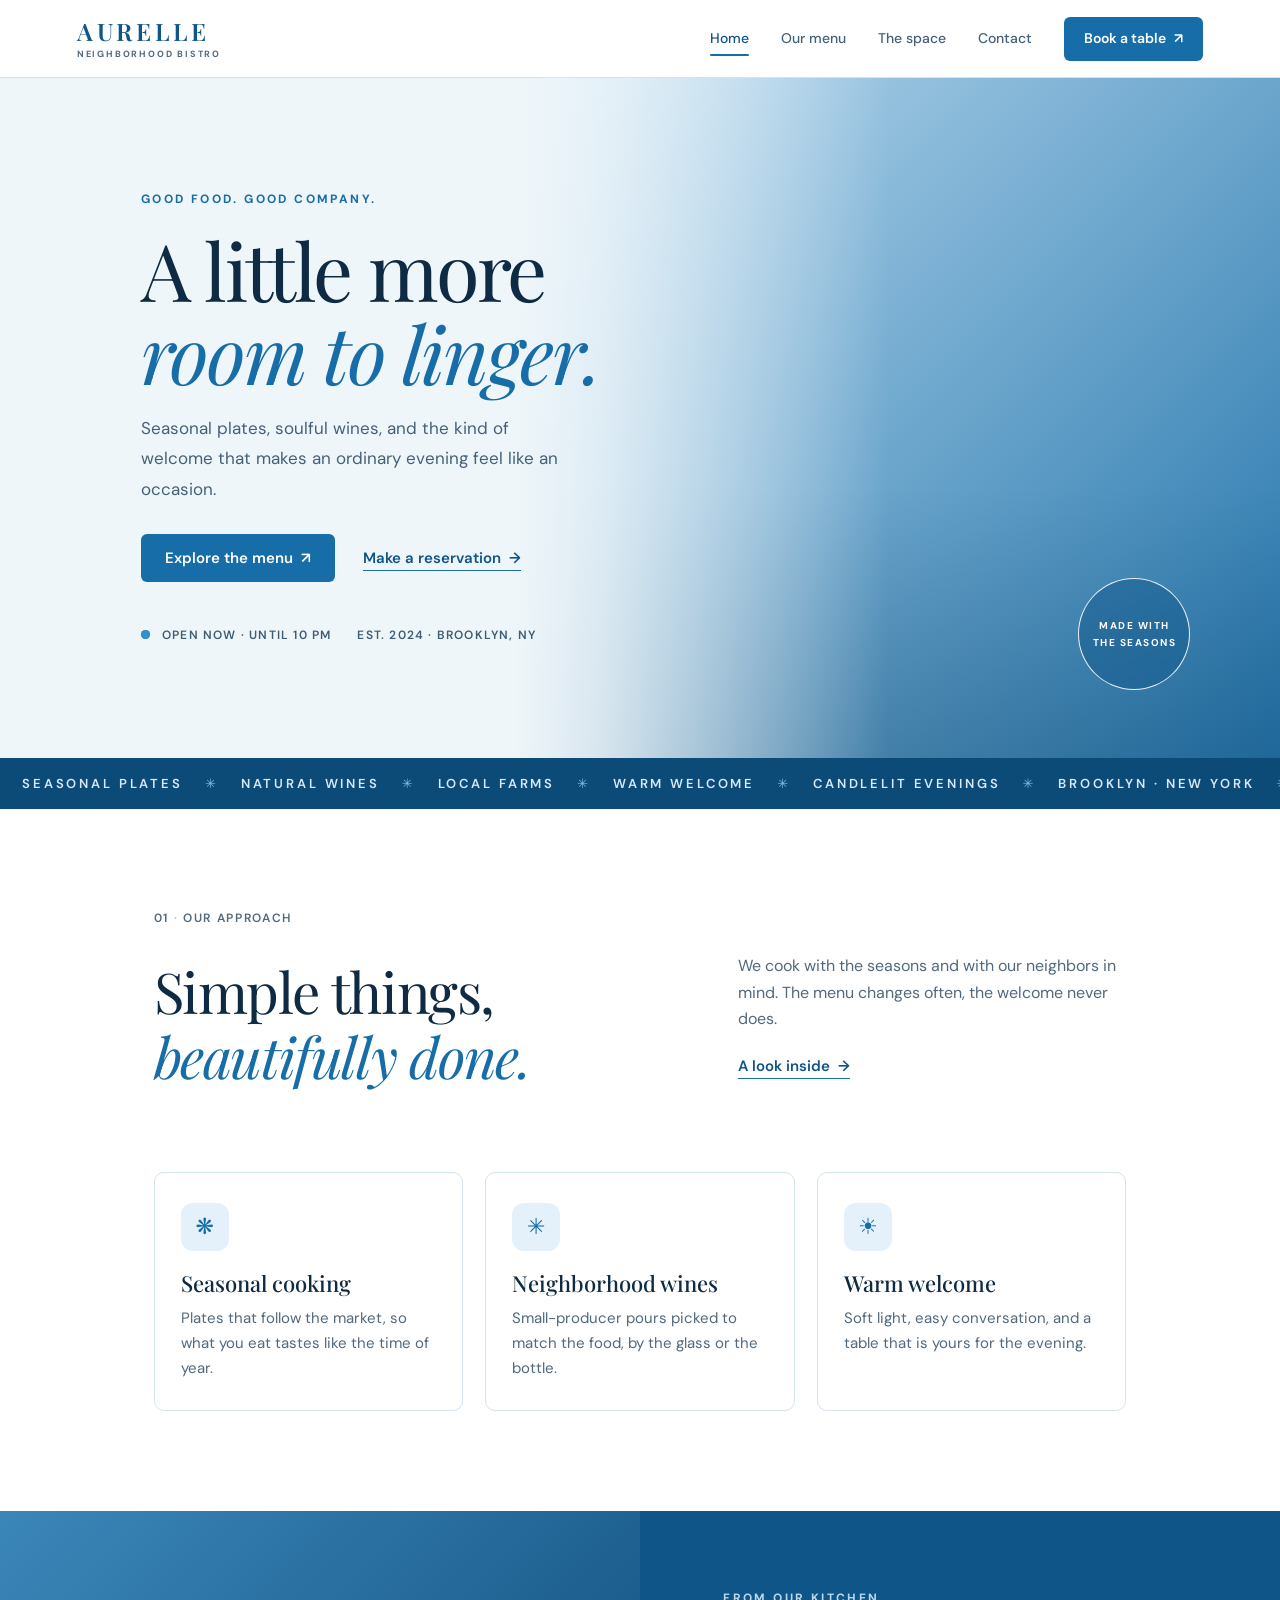
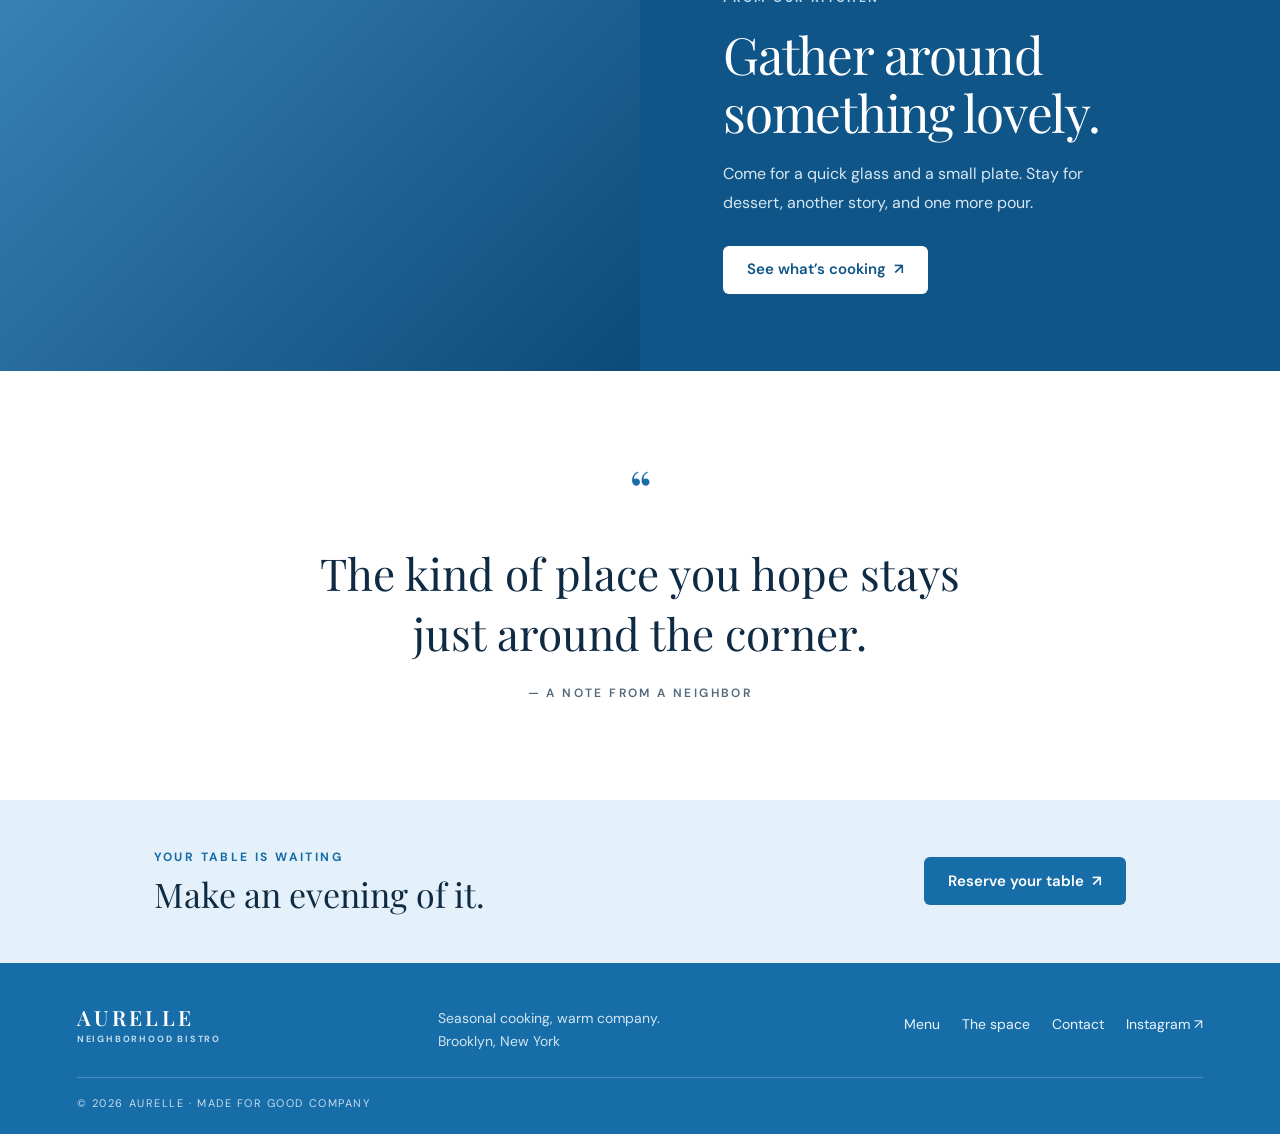
<file: index.html>
<!doctype html>
<html lang="en">
<head>
<meta charset="utf-8">
<meta name="viewport" content="width=device-width, initial-scale=1">
<meta name="theme-color" content="#176da7">
<meta name="description" content="Aurelle is a neighborhood bistro for thoughtful seasonal cooking, warm hospitality, and evenings worth lingering over.">
<title>Aurelle — A neighborhood bistro</title>
<link rel="icon" href="data:image/svg+xml,%3Csvg xmlns='http://www.w3.org/2000/svg' viewBox='0 0 64 64'%3E%3Crect width='64' height='64' rx='14' fill='%23176da7'/%3E%3Ctext x='32' y='44' font-size='36' text-anchor='middle' fill='white' font-family='Georgia,serif'%3EA%3C/text%3E%3C/svg%3E">
<link rel="preconnect" href="https://fonts.googleapis.com">
<link rel="preconnect" href="https://fonts.gstatic.com" crossorigin>
<link href="https://fonts.googleapis.com/css2?family=DM+Sans:wght@400;500;600;700&amp;family=Playfair+Display:ital,wght@0,400;0,500;0,600;1,400&amp;display=swap" rel="stylesheet">
<link rel="stylesheet" href="styles.css?v=blue-20261022">
<script>document.documentElement.classList.add('js')</script>
</head>
<body>
<a class="skip-link" href="#main">Skip to content</a>
<header class="site-header">
  <a class="wordmark" href="index.html" aria-label="Aurelle home">AURELLE<span>NEIGHBORHOOD BISTRO</span></a>
  <button class="menu-toggle" type="button" aria-label="Open navigation" aria-expanded="false" aria-controls="site-nav"><i></i><i></i></button>
  <nav class="main-nav" id="site-nav" aria-label="Main">
    <a class="active" aria-current="page" href="index.html">Home</a>
    <a href="menu.html">Our menu</a>
    <a href="gallery.html">The space</a>
    <a href="contact.html">Contact</a>
    <a class="nav-book" href="contact.html#reservation">Book a table <span aria-hidden="true">↗</span></a>
  </nav>
</header>
<main id="main">
  <section class="hero">
    <div class="hero-image" role="img" aria-label="A candlelit restaurant dining room set for dinner"></div>
    <div class="hero-copy">
      <p class="eyebrow">GOOD FOOD. GOOD COMPANY.</p>
      <h1>A little more<br><em>room to linger.</em></h1>
      <p class="lead">Seasonal plates, soulful wines, and the kind of welcome that makes an ordinary evening feel like an occasion.</p>
      <div class="hero-actions"><a class="button button-dark" href="menu.html">Explore the menu <span aria-hidden="true">↗</span></a><a class="text-link" href="contact.html#reservation">Make a reservation <span aria-hidden="true">→</span></a></div>
      <div class="hero-meta"><span id="open-status"><i class="status-dot"></i> DINNER TUESDAY – SUNDAY</span><span>EST. 2024 · BROOKLYN, NY</span></div>
    </div>
    <div class="hero-stamp" aria-hidden="true">MADE WITH<br>THE SEASONS</div>
  </section>
  <div class="marquee" aria-hidden="true"><div class="marquee-track"><span>SEASONAL PLATES</span><b>✳</b><span>NATURAL WINES</span><b>✳</b><span>LOCAL FARMS</span><b>✳</b><span>WARM WELCOME</span><b>✳</b><span>CANDLELIT EVENINGS</span><b>✳</b><span>BROOKLYN · NEW YORK</span><b>✳</b><span>SEASONAL PLATES</span><b>✳</b><span>NATURAL WINES</span><b>✳</b><span>LOCAL FARMS</span><b>✳</b><span>WARM WELCOME</span><b>✳</b><span>CANDLELIT EVENINGS</span><b>✳</b><span>BROOKLYN · NEW YORK</span><b>✳</b></div></div>
  <section class="intro section-pad reveal"><div class="section-kicker">01 <span>·</span> OUR APPROACH</div><div class="intro-content"><h2>Simple things,<br><em>beautifully done.</em></h2><div><p>We cook with the seasons and with our neighbors in mind. The menu changes often, the welcome never does.</p><a href="gallery.html" class="text-link">A look inside <span aria-hidden="true">→</span></a></div></div></section>
  <section class="pillars section-pad">
    <article class="pillar reveal"><div class="pillar-icon" aria-hidden="true">❋</div><h3>Seasonal cooking</h3><p>Plates that follow the market, so what you eat tastes like the time of year.</p></article>
    <article class="pillar reveal" style="--d:.12s"><div class="pillar-icon" aria-hidden="true">✳</div><h3>Neighborhood wines</h3><p>Small-producer pours picked to match the food, by the glass or the bottle.</p></article>
    <article class="pillar reveal" style="--d:.24s"><div class="pillar-icon" aria-hidden="true">☀</div><h3>Warm welcome</h3><p>Soft light, easy conversation, and a table that is yours for the evening.</p></article>
  </section>
  <section class="featured"><div class="featured-photo"><img src="https://images.unsplash.com/photo-1559339352-11d035aa65de?auto=format&amp;fit=crop&amp;w=1300&amp;q=80" alt="A beautifully plated seasonal dish" loading="lazy" onerror="this.remove()"></div><div class="featured-copy reveal"><p class="eyebrow">FROM OUR KITCHEN</p><h2>Gather around<br>something lovely.</h2><p>Come for a quick glass and a small plate. Stay for dessert, another story, and one more pour.</p><a class="button button-light" href="menu.html">See what’s cooking <span aria-hidden="true">↗</span></a></div></section>
  <section class="quote section-pad reveal"><span class="quote-mark" aria-hidden="true">“</span><blockquote>The kind of place you hope stays <br>just around the corner.</blockquote><p>— A NOTE FROM A NEIGHBOR</p></section>
  <section class="visit-strip reveal"><div><p class="eyebrow">YOUR TABLE IS WAITING</p><h2>Make an evening of it.</h2></div><a class="button button-dark" href="contact.html#reservation">Reserve your table <span aria-hidden="true">↗</span></a></section>
</main>
<footer class="site-footer">
  <a class="wordmark footer-mark" href="index.html">AURELLE<span>NEIGHBORHOOD BISTRO</span></a>
  <p>Seasonal cooking, warm company.<br>Brooklyn, New York</p>
  <div class="footer-links"><a href="menu.html">Menu</a><a href="gallery.html">The space</a><a href="contact.html">Contact</a><a href="https://instagram.com" target="_blank" rel="noopener noreferrer">Instagram ↗</a></div>
  <small>© 2026 AURELLE · MADE FOR GOOD COMPANY</small>
</footer>
<script src="script.js?v=blue-20261022"></script>
</body>
</html>
</file>
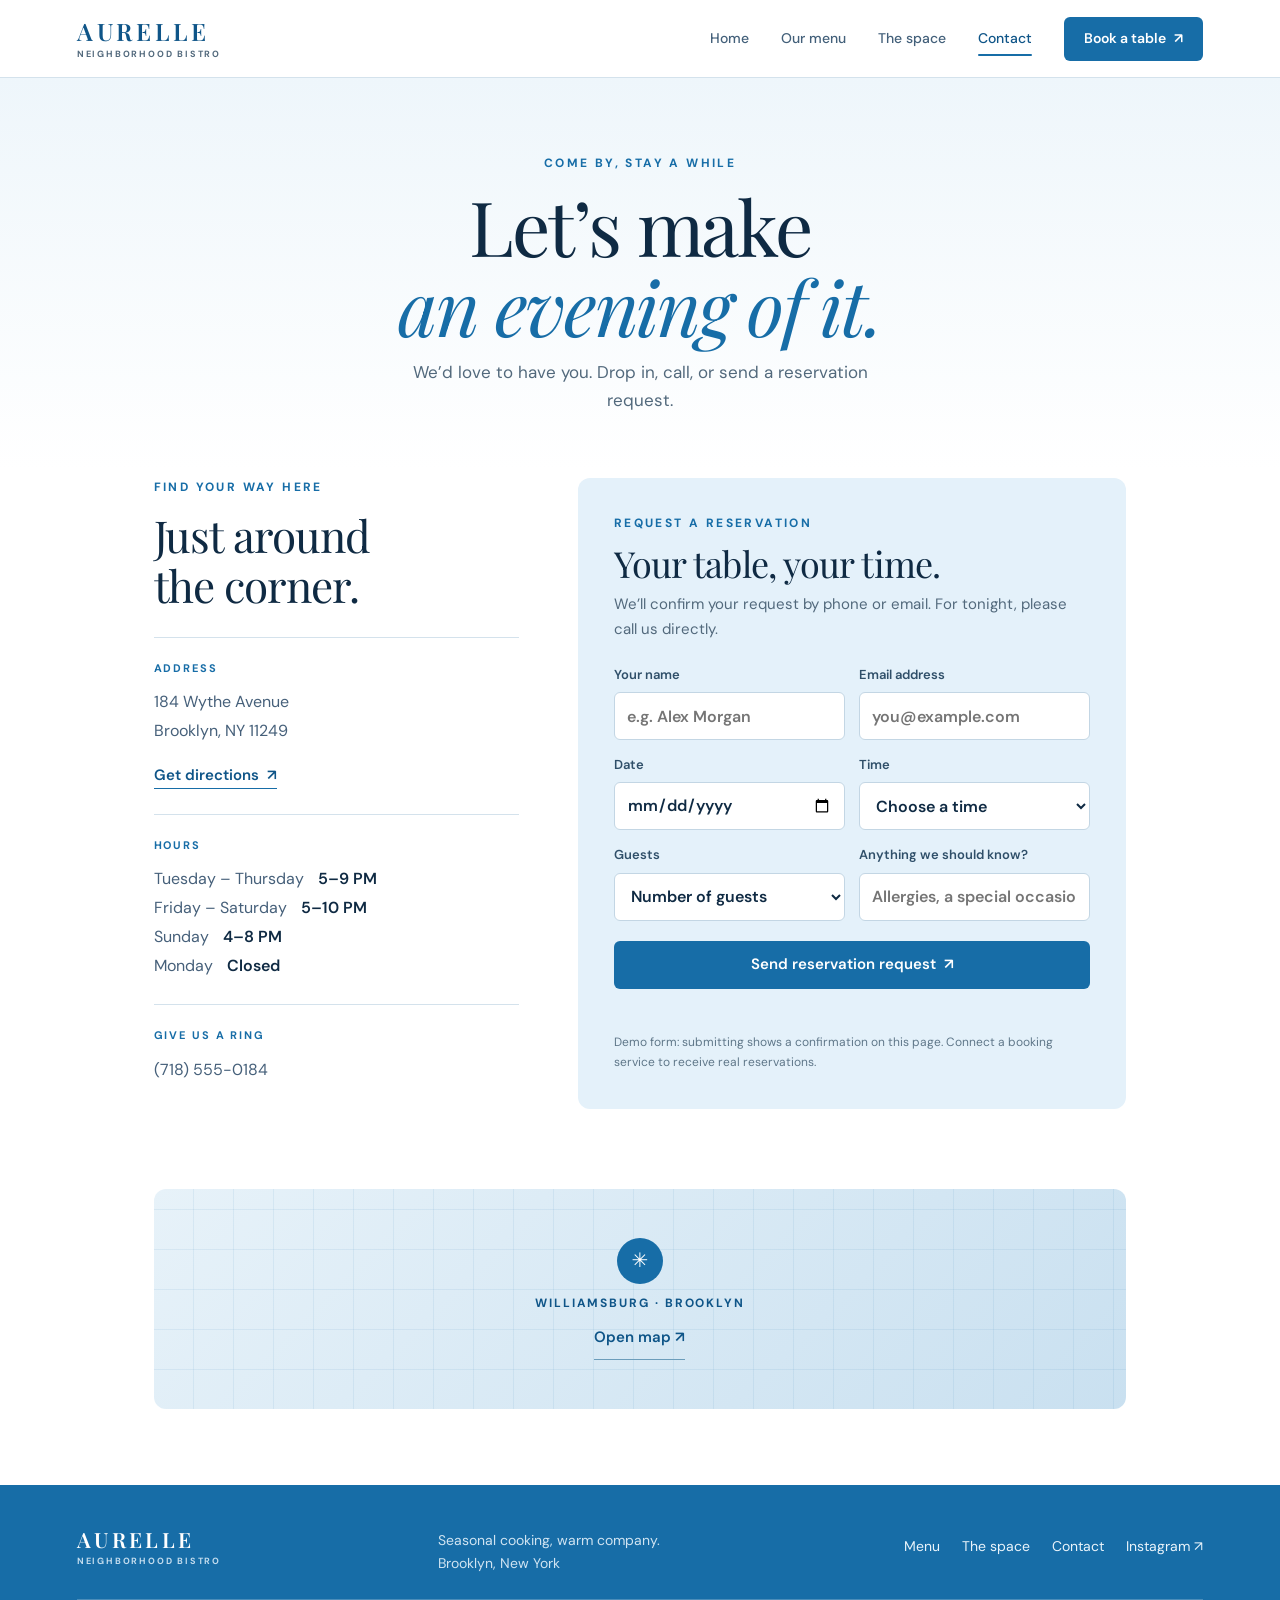
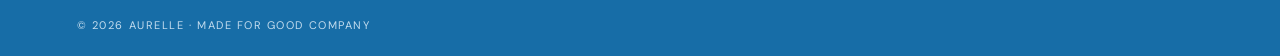
<file: contact.html>
<!doctype html>
<html lang="en">
<head>
<meta charset="utf-8">
<meta name="viewport" content="width=device-width, initial-scale=1">
<meta name="theme-color" content="#176da7">
<meta name="description" content="Find Aurelle or request a reservation at our Brooklyn neighborhood bistro.">
<title>Contact & Reservations — Aurelle</title>
<link rel="icon" href="data:image/svg+xml,%3Csvg xmlns='http://www.w3.org/2000/svg' viewBox='0 0 64 64'%3E%3Crect width='64' height='64' rx='14' fill='%23176da7'/%3E%3Ctext x='32' y='44' font-size='36' text-anchor='middle' fill='white' font-family='Georgia,serif'%3EA%3C/text%3E%3C/svg%3E">
<link rel="preconnect" href="https://fonts.googleapis.com">
<link rel="preconnect" href="https://fonts.gstatic.com" crossorigin>
<link href="https://fonts.googleapis.com/css2?family=DM+Sans:wght@400;500;600;700&amp;family=Playfair+Display:ital,wght@0,400;0,500;0,600;1,400&amp;display=swap" rel="stylesheet">
<link rel="stylesheet" href="styles.css?v=blue-20261022">
<script>document.documentElement.classList.add('js')</script>
</head>
<body>
<a class="skip-link" href="#main">Skip to content</a>
<header class="site-header">
  <a class="wordmark" href="index.html" aria-label="Aurelle home">AURELLE<span>NEIGHBORHOOD BISTRO</span></a>
  <button class="menu-toggle" type="button" aria-label="Open navigation" aria-expanded="false" aria-controls="site-nav"><i></i><i></i></button>
  <nav class="main-nav" id="site-nav" aria-label="Main">
    <a href="index.html">Home</a>
    <a href="menu.html">Our menu</a>
    <a href="gallery.html">The space</a>
    <a class="active" aria-current="page" href="contact.html">Contact</a>
    <a class="nav-book" href="#reservation">Book a table <span aria-hidden="true">↗</span></a>
  </nav>
</header>
<main id="main">
  <section class="page-heading"><p class="eyebrow">COME BY, STAY A WHILE</p><h1>Let’s make<br><em>an evening of it.</em></h1><p>We’d love to have you. Drop in, call, or send a reservation request.</p></section>
  <section class="contact-layout section-pad" id="reservation">
    <div class="contact-details reveal"><p class="eyebrow">FIND YOUR WAY HERE</p><h2>Just around<br>the corner.</h2>
      <div class="detail-block"><span>ADDRESS</span><p>184 Wythe Avenue<br>Brooklyn, NY 11249</p><a class="text-link" href="https://maps.google.com/?q=184+Wythe+Avenue+Brooklyn+NY+11249" target="_blank" rel="noopener noreferrer">Get directions <span aria-hidden="true">↗</span></a></div>
      <div class="detail-block"><span>HOURS</span><p>Tuesday – Thursday <b>5–9 PM</b><br>Friday – Saturday <b>5–10 PM</b><br>Sunday <b>4–8 PM</b><br>Monday <b>Closed</b></p></div>
      <div class="detail-block"><span>GIVE US A RING</span><a href="tel:+17185550184">(718) 555-0184</a></div>
    </div>
    <form class="reservation-form reveal" novalidate>
      <p class="eyebrow">REQUEST A RESERVATION</p><h2>Your table, your time.</h2>
      <p class="form-intro">We’ll confirm your request by phone or email. For tonight, please call us directly.</p>
      <div class="form-row"><label>Your name<input name="name" autocomplete="name" placeholder="e.g. Alex Morgan" required></label><label>Email address<input name="email" type="email" autocomplete="email" placeholder="you@example.com" required></label></div>
      <div class="form-row"><label>Date<input name="date" type="date" required></label><label>Time<select name="time" required><option value="">Choose a time</option><option value="5:00 PM">5:00 PM</option><option value="5:30 PM">5:30 PM</option><option value="6:00 PM">6:00 PM</option><option value="6:30 PM">6:30 PM</option><option value="7:00 PM">7:00 PM</option><option value="7:30 PM">7:30 PM</option><option value="8:00 PM">8:00 PM</option><option value="8:30 PM">8:30 PM</option></select></label></div>
      <div class="form-row"><label>Guests<select name="guests" required><option value="">Number of guests</option><option value="1">1 guest</option><option value="2">2 guests</option><option value="3">3 guests</option><option value="4">4 guests</option><option value="5">5 guests</option><option value="6">6 guests</option></select></label><label>Anything we should know?<input name="notes" placeholder="Allergies, a special occasion…"></label></div>
      <button class="button button-dark submit-button" type="submit">Send reservation request <span aria-hidden="true">↗</span></button>
      <p class="form-status" role="status" aria-live="polite"></p>
      <small class="form-note">Demo form: submitting shows a confirmation on this page. Connect a booking service to receive real reservations.</small>
    </form>
  </section>
  <section class="map-panel reveal" aria-label="Map"><div class="map-placeholder"><span class="map-marker" aria-hidden="true">✳</span><p>WILLIAMSBURG · BROOKLYN</p><a href="https://maps.google.com/?q=184+Wythe+Avenue+Brooklyn+NY+11249" target="_blank" rel="noopener noreferrer">Open map ↗</a></div></section>
</main>
<footer class="site-footer">
  <a class="wordmark footer-mark" href="index.html">AURELLE<span>NEIGHBORHOOD BISTRO</span></a>
  <p>Seasonal cooking, warm company.<br>Brooklyn, New York</p>
  <div class="footer-links"><a href="menu.html">Menu</a><a href="gallery.html">The space</a><a href="contact.html">Contact</a><a href="https://instagram.com" target="_blank" rel="noopener noreferrer">Instagram ↗</a></div>
  <small>© 2026 AURELLE · MADE FOR GOOD COMPANY</small>
</footer>
<script src="script.js?v=blue-20261022"></script>
</body>
</html>
</file>
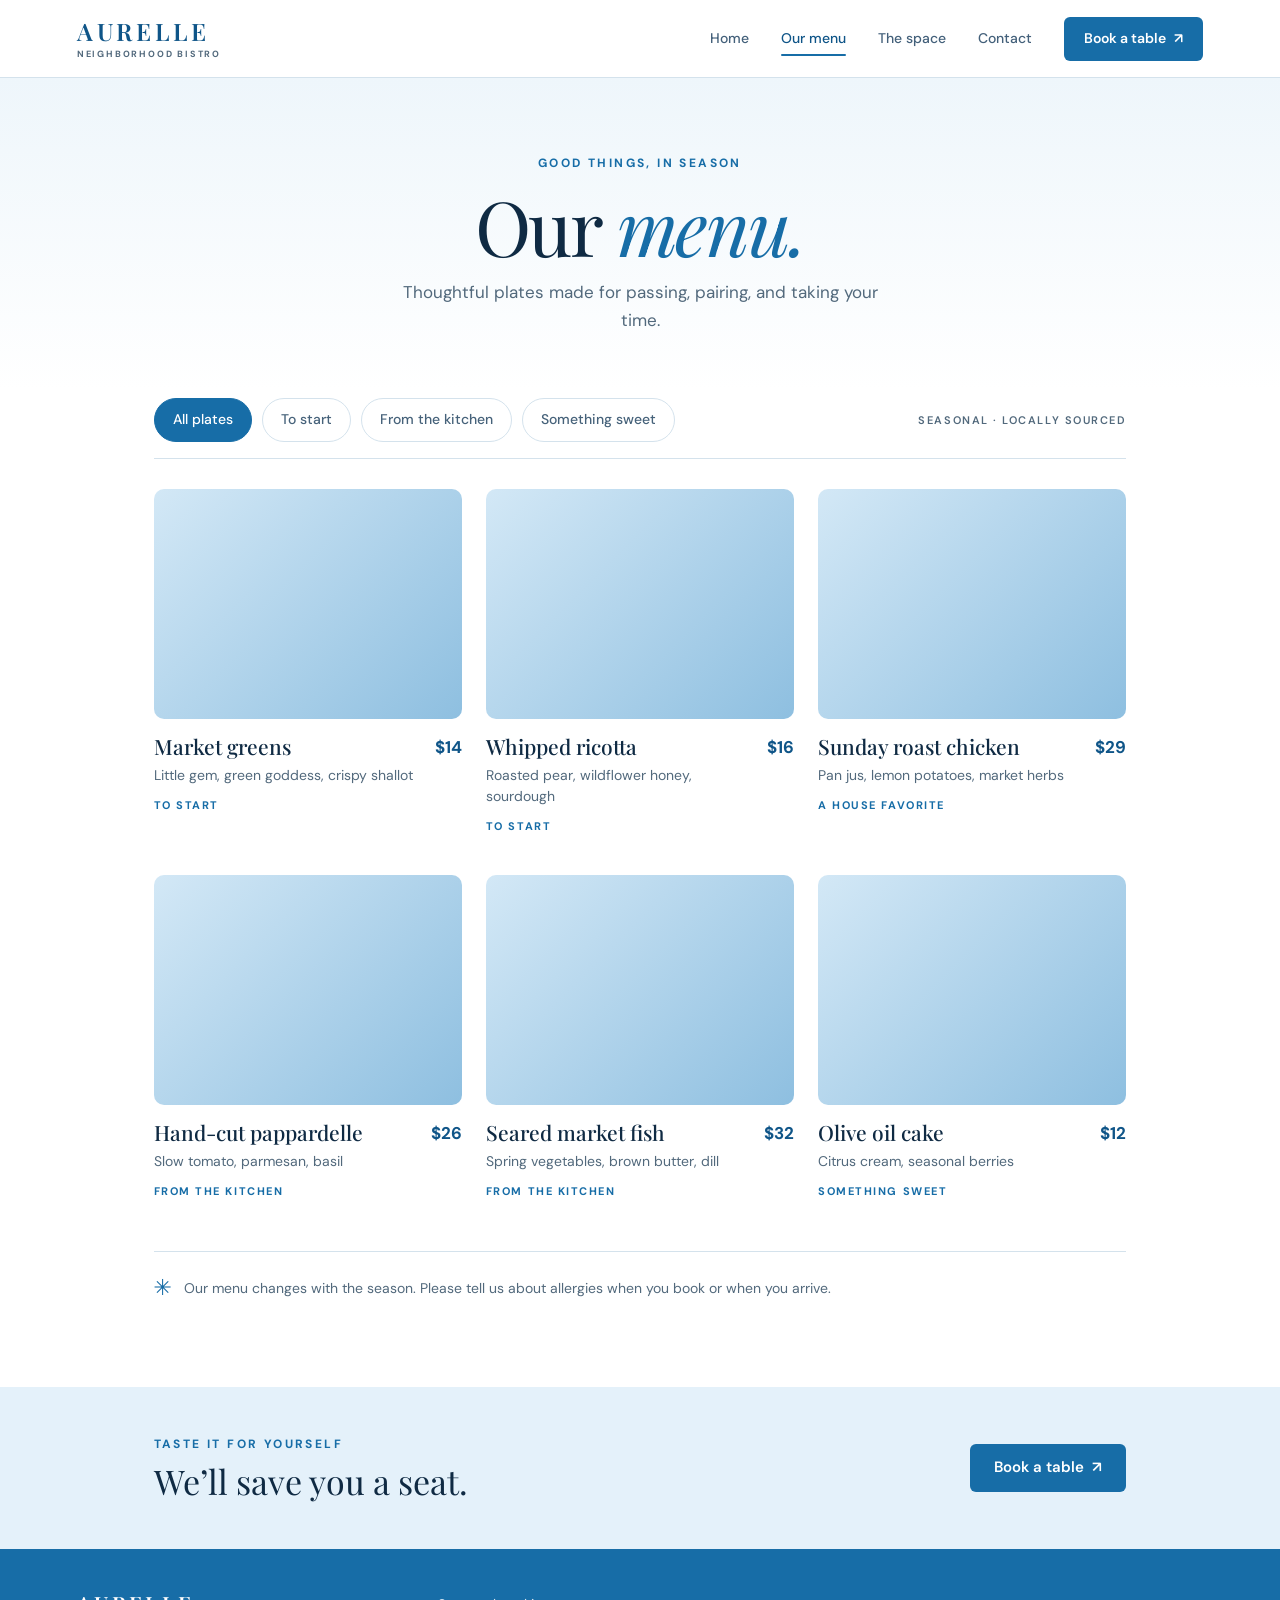
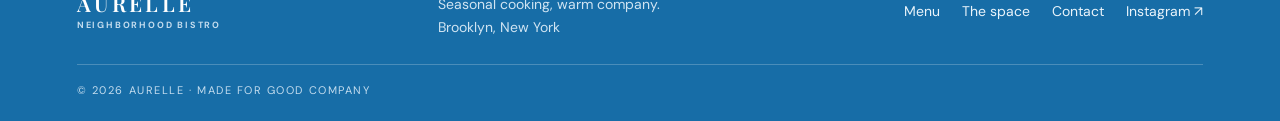
<file: menu.html>
<!doctype html>
<html lang="en">
<head>
<meta charset="utf-8">
<meta name="viewport" content="width=device-width, initial-scale=1">
<meta name="theme-color" content="#176da7">
<meta name="description" content="Explore Aurelle's seasonal bistro menu.">
<title>Our Menu — Aurelle</title>
<link rel="icon" href="data:image/svg+xml,%3Csvg xmlns='http://www.w3.org/2000/svg' viewBox='0 0 64 64'%3E%3Crect width='64' height='64' rx='14' fill='%23176da7'/%3E%3Ctext x='32' y='44' font-size='36' text-anchor='middle' fill='white' font-family='Georgia,serif'%3EA%3C/text%3E%3C/svg%3E">
<link rel="preconnect" href="https://fonts.googleapis.com">
<link rel="preconnect" href="https://fonts.gstatic.com" crossorigin>
<link href="https://fonts.googleapis.com/css2?family=DM+Sans:wght@400;500;600;700&amp;family=Playfair+Display:ital,wght@0,400;0,500;0,600;1,400&amp;display=swap" rel="stylesheet">
<link rel="stylesheet" href="styles.css?v=blue-20261022">
<script>document.documentElement.classList.add('js')</script>
</head>
<body>
<a class="skip-link" href="#main">Skip to content</a>
<header class="site-header">
  <a class="wordmark" href="index.html" aria-label="Aurelle home">AURELLE<span>NEIGHBORHOOD BISTRO</span></a>
  <button class="menu-toggle" type="button" aria-label="Open navigation" aria-expanded="false" aria-controls="site-nav"><i></i><i></i></button>
  <nav class="main-nav" id="site-nav" aria-label="Main">
    <a href="index.html">Home</a>
    <a class="active" aria-current="page" href="menu.html">Our menu</a>
    <a href="gallery.html">The space</a>
    <a href="contact.html">Contact</a>
    <a class="nav-book" href="contact.html#reservation">Book a table <span aria-hidden="true">↗</span></a>
  </nav>
</header>
<main id="main">
  <section class="page-heading"><p class="eyebrow">GOOD THINGS, IN SEASON</p><h1>Our <em>menu.</em></h1><p>Thoughtful plates made for passing, pairing, and taking your time.</p></section>
  <section class="menu-wrap section-pad">
    <div class="menu-toolbar"><div class="filter-list" role="group" aria-label="Filter menu items"><button type="button" class="filter-chip selected" data-filter="all" aria-pressed="true">All plates</button><button type="button" class="filter-chip" data-filter="small" aria-pressed="false">To start</button><button type="button" class="filter-chip" data-filter="large" aria-pressed="false">From the kitchen</button><button type="button" class="filter-chip" data-filter="sweet" aria-pressed="false">Something sweet</button></div><p>SEASONAL · LOCALLY SOURCED</p></div>
    <div class="menu-grid">
<article class="dish-card reveal" data-category="small" style="--d:0.0s"><div class="dish-image"><img src="https://images.unsplash.com/photo-1512621776951-a57141f2eefd?auto=format&amp;fit=crop&amp;w=900&amp;q=80" alt="A bowl of fresh market greens" loading="lazy" onerror="this.remove()"></div><div class="dish-info"><div><h2>Market greens</h2><p>Little gem, green goddess, crispy shallot</p></div><strong>$14</strong></div><span class="dish-tag">TO START</span></article>
<article class="dish-card reveal" data-category="small" style="--d:0.1s"><div class="dish-image"><img src="https://images.unsplash.com/photo-1547592180-85f173990554?auto=format&amp;fit=crop&amp;w=900&amp;q=80" alt="Whipped ricotta with toasted bread" loading="lazy" onerror="this.remove()"></div><div class="dish-info"><div><h2>Whipped ricotta</h2><p>Roasted pear, wildflower honey, sourdough</p></div><strong>$16</strong></div><span class="dish-tag">TO START</span></article>
<article class="dish-card reveal" data-category="large" style="--d:0.2s"><div class="dish-image"><img src="https://images.unsplash.com/photo-1476224203421-9ac39bcb3327?auto=format&amp;fit=crop&amp;w=900&amp;q=80" alt="Roast chicken with potatoes" loading="lazy" onerror="this.remove()"></div><div class="dish-info"><div><h2>Sunday roast chicken</h2><p>Pan jus, lemon potatoes, market herbs</p></div><strong>$29</strong></div><span class="dish-tag">A HOUSE FAVORITE</span></article>
<article class="dish-card reveal" data-category="large" style="--d:0.0s"><div class="dish-image"><img src="https://images.unsplash.com/photo-1473093295043-cdd812d0e601?auto=format&amp;fit=crop&amp;w=900&amp;q=80" alt="Pappardelle pasta with tomato sauce" loading="lazy" onerror="this.remove()"></div><div class="dish-info"><div><h2>Hand-cut pappardelle</h2><p>Slow tomato, parmesan, basil</p></div><strong>$26</strong></div><span class="dish-tag">FROM THE KITCHEN</span></article>
<article class="dish-card reveal" data-category="large" style="--d:0.1s"><div class="dish-image"><img src="https://images.unsplash.com/photo-1467003909585-2f8a72700288?auto=format&amp;fit=crop&amp;w=900&amp;q=80" alt="Seared fish with vegetables" loading="lazy" onerror="this.remove()"></div><div class="dish-info"><div><h2>Seared market fish</h2><p>Spring vegetables, brown butter, dill</p></div><strong>$32</strong></div><span class="dish-tag">FROM THE KITCHEN</span></article>
<article class="dish-card reveal" data-category="sweet" style="--d:0.2s"><div class="dish-image"><img src="https://images.unsplash.com/photo-1488477181946-6428a0291777?auto=format&amp;fit=crop&amp;w=900&amp;q=80" alt="Olive oil cake with berries" loading="lazy" onerror="this.remove()"></div><div class="dish-info"><div><h2>Olive oil cake</h2><p>Citrus cream, seasonal berries</p></div><strong>$12</strong></div><span class="dish-tag">SOMETHING SWEET</span></article>
    </div>
    <div class="menu-note"><span aria-hidden="true">✳</span><p>Our menu changes with the season. Please tell us about allergies when you book or when you arrive.</p></div>
  </section>
  <section class="visit-strip reveal"><div><p class="eyebrow">TASTE IT FOR YOURSELF</p><h2>We’ll save you a seat.</h2></div><a class="button button-dark" href="contact.html#reservation">Book a table <span aria-hidden="true">↗</span></a></section>
</main>
<footer class="site-footer">
  <a class="wordmark footer-mark" href="index.html">AURELLE<span>NEIGHBORHOOD BISTRO</span></a>
  <p>Seasonal cooking, warm company.<br>Brooklyn, New York</p>
  <div class="footer-links"><a href="menu.html">Menu</a><a href="gallery.html">The space</a><a href="contact.html">Contact</a><a href="https://instagram.com" target="_blank" rel="noopener noreferrer">Instagram ↗</a></div>
  <small>© 2026 AURELLE · MADE FOR GOOD COMPANY</small>
</footer>
<script src="script.js?v=blue-20261022"></script>
</body>
</html>
</file>
<file: styles.css>
/* Aurelle — white & blue theme. Plain CSS, no build step. */
:root{
  --white:#fff;--paper:#f5f9fc;--ink:#0f2a43;--muted:#52697c;
  --blue:#176da7;--blue-dark:#0f5588;--blue-deep:#0c4a78;--blue-soft:#e4f1fa;--blue-mist:#f1f7fb;--line:#d4e2ec;
  --serif:'Playfair Display',Georgia,'Times New Roman',serif;
  --sans:'DM Sans',system-ui,-apple-system,'Segoe UI',Arial,sans-serif;
  --ease:cubic-bezier(.2,.7,.2,1);
  --header-h:78px;
}
*,*::before,*::after{box-sizing:border-box}
html{scroll-behavior:smooth;-webkit-text-size-adjust:100%}
body{margin:0;background:var(--white);color:var(--ink);font:16px/1.65 var(--sans);-webkit-font-smoothing:antialiased;overflow-x:hidden}
img{max-width:100%;display:block}
a{color:inherit;text-decoration:none}
button,input,select{font:inherit;color:inherit}
button{cursor:pointer}
h1,h2,h3,p{overflow-wrap:break-word}
:focus-visible{outline:3px solid #5fa8d6;outline-offset:3px;border-radius:3px}
.skip-link{position:absolute;left:12px;top:-60px;background:var(--blue-dark);color:#fff;padding:10px 16px;border-radius:4px;z-index:50;transition:top .2s}
.skip-link:focus{top:10px}

/* ---------- Header & navigation ---------- */
.site-header{position:sticky;top:0;z-index:30;height:var(--header-h);padding:0 6%;display:flex;align-items:center;justify-content:space-between;background:rgba(255,255,255,.96);backdrop-filter:blur(8px);-webkit-backdrop-filter:blur(8px);border-bottom:1px solid var(--line);transition:box-shadow .3s,height .3s}
.site-header.scrolled{box-shadow:0 6px 24px rgba(15,60,100,.1);--header-h:68px;height:68px}
.wordmark{font:600 24px/1 var(--serif);letter-spacing:.16em;color:var(--blue-dark);display:inline-block;transition:transform .3s var(--ease)}
.wordmark:hover{transform:translateY(-1px)}
.wordmark span{display:block;margin-top:7px;font:700 9px/1 var(--sans);letter-spacing:.2em;color:var(--muted)}
.main-nav{display:flex;align-items:center;gap:32px;font-size:14px;font-weight:500}
.main-nav>a:not(.nav-book){position:relative;padding:8px 0;color:#43607a;transition:color .2s}
.main-nav>a:not(.nav-book)::after{content:"";position:absolute;left:0;right:100%;bottom:2px;height:2px;border-radius:2px;background:var(--blue);transition:right .3s var(--ease)}
.main-nav>a:not(.nav-book):hover,.main-nav>a.active{color:var(--blue-dark)}
.main-nav>a:not(.nav-book):hover::after,.main-nav>a.active::after{right:0}
.nav-book{display:inline-flex;align-items:center;min-height:44px;padding:0 20px;border-radius:6px;background:var(--blue);color:#fff;font-weight:600;transition:background .2s,transform .2s,box-shadow .2s}
.nav-book:hover{background:var(--blue-dark);transform:translateY(-2px);box-shadow:0 8px 20px rgba(23,109,167,.3)}
.nav-book:active{transform:translateY(0) scale(.97)}
.nav-book span,.button span,.text-link span{display:inline-block;margin-left:8px;transition:transform .25s var(--ease)}
.nav-book:hover span,.button:hover span,.text-link:hover span{transform:translate(3px,-3px)}
.menu-toggle{display:none;width:48px;height:48px;border:0;border-radius:8px;background:var(--blue-soft);align-items:center;justify-content:center;flex-direction:column;gap:6px;padding:0;transition:background .2s,transform .15s}
.menu-toggle:hover{background:#d3e8f6}
.menu-toggle:active{transform:scale(.94)}
.menu-toggle i{display:block;width:22px;height:2px;border-radius:2px;background:var(--blue-dark);transition:transform .3s var(--ease),opacity .2s}
.menu-toggle[aria-expanded="true"] i:nth-child(1){transform:translateY(4px) rotate(45deg)}
.menu-toggle[aria-expanded="true"] i:nth-child(2){transform:translateY(-4px) rotate(-45deg)}

/* ---------- Buttons & links ---------- */
.eyebrow{margin:0;font-size:12px;line-height:1.5;letter-spacing:.2em;font-weight:700;color:var(--blue)}
.button{display:inline-flex;align-items:center;justify-content:center;min-height:48px;padding:0 24px;border:0;border-radius:6px;font-size:15px;font-weight:600;line-height:1;text-align:center;transition:transform .25s var(--ease),background .2s,box-shadow .25s,color .2s}
.button:hover{transform:translateY(-3px);box-shadow:0 12px 26px rgba(15,70,115,.22)}
.button:active{transform:translateY(0) scale(.97);box-shadow:none}
.button-dark{background:var(--blue);color:#fff}
.button-dark:hover{background:var(--blue-dark)}
.button-light{background:#fff;color:var(--blue-dark)}
.button-light:hover{background:var(--blue-soft)}
.button[disabled]{opacity:.7;cursor:progress;transform:none;box-shadow:none}
.text-link{display:inline-flex;align-items:center;min-height:44px;font-size:15px;font-weight:600;color:var(--blue-dark);background:linear-gradient(var(--blue),var(--blue)) left bottom 9px/100% 1px no-repeat;transition:background-size .3s var(--ease),color .2s}
.text-link:hover{color:var(--blue);background-size:100% 2px}

/* ---------- Hero ---------- */
.hero{min-height:max(560px,min(680px,calc(100vh - var(--header-h))));position:relative;display:flex;align-items:center;overflow:hidden;background:#eff6fa}
.hero-image{position:absolute;inset:0 0 0 40%;overflow:hidden;background:linear-gradient(135deg,#bcdcf1,#176da7)}
.hero-image::before{content:"";position:absolute;inset:-4%;background:url('https://images.unsplash.com/photo-1414235077428-338989a2e8c0?auto=format&fit=crop&w=1800&q=85') center/cover;animation:kenburns 22s ease-in-out infinite alternate}
.hero-image::after{content:"";position:absolute;inset:0;background:linear-gradient(90deg,#eff6fa 0%,rgba(239,246,250,.85) 11%,rgba(239,246,250,.05) 49%),linear-gradient(0deg,rgba(7,34,56,.18),transparent 40%)}
.hero-copy{position:relative;z-index:2;padding:40px 0 40px 11%;width:60%;max-width:760px}
.hero h1,.page-heading h1{font:400 clamp(46px,6.2vw,80px)/1.05 var(--serif);letter-spacing:-.03em;margin:20px 0 18px}
.hero h1 em,.page-heading h1 em,.intro h2 em{color:var(--blue);font-style:italic;font-weight:400}
.lead{max-width:440px;color:#46607a;font-size:17px;line-height:1.8;margin:0}
.hero-actions{display:flex;align-items:center;flex-wrap:wrap;gap:12px 28px;margin-top:30px}
.hero-meta{margin-top:44px;display:flex;flex-wrap:wrap;gap:8px 26px;font-size:12px;letter-spacing:.1em;font-weight:600;color:#3f5c75}
.status-dot{display:inline-block;width:9px;height:9px;border-radius:50%;background:#2f8fd0;margin-right:8px;position:relative}
.status-dot::after{content:"";position:absolute;inset:0;border-radius:50%;background:#2f8fd0;animation:pulse 2s ease-out infinite}
.status-dot.closed{background:#8aa1b3}.status-dot.closed::after{display:none}
.hero-stamp{position:absolute;z-index:2;right:7%;bottom:10%;width:112px;height:112px;border:1px solid rgba(255,255,255,.9);border-radius:50%;display:grid;place-content:center;text-align:center;font-size:10px;letter-spacing:.15em;line-height:1.7;font-weight:700;color:#fff;background:rgba(15,85,136,.45);backdrop-filter:blur(3px);-webkit-backdrop-filter:blur(3px);animation:float 6s ease-in-out infinite}

/* ---------- Sections ---------- */
.section-pad{padding-left:12%;padding-right:12%}
.marquee{overflow:hidden;background:var(--blue-deep);color:#d6e9f6;padding:15px 0;white-space:nowrap;font-size:13px;letter-spacing:.22em;font-weight:600}
.marquee-track{display:inline-flex;gap:0;animation:marquee 32s linear infinite;will-change:transform}
.marquee-track span{padding:0 22px}
.marquee-track b{color:#7cc0ee;font-weight:400}
.marquee:hover .marquee-track{animation-play-state:paused}
.intro{padding-top:100px;padding-bottom:84px}
.section-kicker{font-size:12px;letter-spacing:.14em;font-weight:600;color:var(--muted)}
.section-kicker span{color:#9dbfd6}
.intro-content{display:grid;grid-template-columns:1.15fr .85fr;align-items:end;margin-top:24px;gap:60px}
.intro h2,.featured h2,.contact-details h2,.reservation-form h2{font:400 clamp(36px,4.4vw,58px)/1.15 var(--serif);letter-spacing:-.025em;margin:0}
.intro-content>div{max-width:400px;color:var(--muted);font-size:16px}
.intro-content>div p{margin:0 0 12px}
.pillars{display:grid;grid-template-columns:repeat(3,minmax(0,1fr));gap:22px;padding-bottom:100px}
.pillar{padding:30px 26px;border:1px solid var(--line);border-radius:10px;background:#fff;transition:transform .35s var(--ease),box-shadow .35s,border-color .35s}
.pillar:hover{transform:translateY(-7px);box-shadow:0 18px 40px rgba(15,70,115,.12);border-color:#a9cde6}
.pillar-icon{display:grid;place-items:center;width:48px;height:48px;border-radius:12px;background:var(--blue-soft);color:var(--blue);font-size:22px;margin-bottom:18px;transition:transform .4s var(--ease),background .3s}
.pillar:hover .pillar-icon{transform:rotate(-8deg) scale(1.1);background:var(--blue);color:#fff}
.pillar h3{font:500 22px/1.3 var(--serif);margin:0 0 8px}
.pillar p{margin:0;color:var(--muted);font-size:15px}
.featured{background:var(--blue-dark);color:#fff;display:grid;grid-template-columns:1fr 1fr}
.featured-photo{position:relative;min-height:460px;overflow:hidden;background:linear-gradient(135deg,#3b86b9,#0c4a78)}
.featured-photo img{position:absolute;inset:0;width:100%;height:100%;object-fit:cover;transition:transform 1.2s var(--ease)}
.featured:hover .featured-photo img{transform:scale(1.05)}
.featured-copy{padding:72px 13%;align-self:center}
.featured-copy .eyebrow{color:#b9d9ef}
.featured h2{font-size:clamp(36px,4vw,52px);margin:18px 0}
.featured-copy>p:not(.eyebrow){color:#d6e7f3;max-width:380px;font-size:16px;line-height:1.8;margin:0 0 28px}
.quote{text-align:center;padding-top:90px;padding-bottom:96px}
.quote-mark{display:block;font:56px/1 var(--serif);color:var(--blue);height:auto;margin-bottom:26px}
.quote blockquote{font:400 clamp(26px,3.6vw,44px)/1.35 var(--serif);margin:0}
.quote>p{font-size:12px;letter-spacing:.2em;font-weight:600;color:var(--muted);margin:22px 0 0}
.visit-strip{padding:48px 12%;background:var(--blue-soft);display:flex;justify-content:space-between;align-items:center;gap:24px}
.visit-strip .eyebrow{margin-bottom:8px}
.visit-strip h2{font:400 clamp(26px,3vw,34px)/1.2 var(--serif);margin:0}

/* ---------- Footer ---------- */
.site-footer{background:var(--blue);color:#eaf4fb;padding:44px 6% 22px;display:grid;grid-template-columns:1fr 1fr 1.2fr;gap:24px;align-items:start}
.footer-mark{color:#fff;font-size:21px}
.footer-mark span{color:#c3dcee}
.site-footer>p{margin:0;color:#d0e4f2;font-size:14px}
.footer-links{display:flex;flex-wrap:wrap;gap:4px 22px;justify-content:flex-end;font-size:14px}
.footer-links a{display:inline-flex;align-items:center;min-height:36px;transition:color .2s,transform .2s}
.footer-links a:hover{color:#fff;transform:translateY(-2px)}
.site-footer small{grid-column:1/-1;border-top:1px solid rgba(255,255,255,.22);padding-top:16px;color:#c3dcee;font-size:11px;letter-spacing:.14em}
.to-top{position:fixed;right:18px;bottom:18px;z-index:25;width:48px;height:48px;border:0;border-radius:50%;background:var(--blue);color:#fff;font-size:20px;line-height:1;box-shadow:0 8px 22px rgba(15,70,115,.3);opacity:0;visibility:hidden;transform:translateY(14px);transition:opacity .3s,transform .3s var(--ease),visibility .3s,background .2s}
.to-top.show{opacity:1;visibility:visible;transform:none}
.to-top:hover{background:var(--blue-dark);transform:translateY(-3px)}
.to-top:active{transform:scale(.92)}

/* ---------- Page headings ---------- */
.page-heading{text-align:center;padding:76px 6% 56px;background:linear-gradient(180deg,#eef6fb,#fff);overflow:hidden}
.page-heading h1{font-size:clamp(46px,6vw,76px);margin:14px 0 12px}
.page-heading>p:last-child{margin:0 auto;color:var(--muted);font-size:17px;max-width:480px}

/* ---------- Menu ---------- */
.menu-wrap{padding-top:8px;padding-bottom:80px}
.menu-toolbar{display:flex;justify-content:space-between;align-items:center;border-bottom:1px solid var(--line);padding-bottom:16px;margin-bottom:30px;gap:18px}
.menu-toolbar>p{margin:0;font-size:11px;letter-spacing:.14em;font-weight:600;color:var(--muted);white-space:nowrap}
.filter-list{display:flex;gap:10px;flex-wrap:wrap}
.filter-chip{min-height:44px;border:1px solid var(--line);border-radius:99px;background:#fff;padding:0 18px;font-size:14px;font-weight:500;color:#46627a;transition:background .2s,color .2s,border-color .2s,transform .2s}
.filter-chip:hover{border-color:var(--blue);color:var(--blue-dark);transform:translateY(-2px)}
.filter-chip:active{transform:scale(.96)}
.filter-chip.selected{background:var(--blue);border-color:var(--blue);color:#fff}
.menu-grid{display:grid;grid-template-columns:repeat(3,minmax(0,1fr));gap:36px 24px}
.dish-card{position:relative;min-width:0;border-radius:10px;transition:transform .35s var(--ease)}
.dish-card:hover{transform:translateY(-5px)}
.dish-card[hidden]{display:none}
.dish-card.filter-in{animation:fadeUp .5s var(--ease) both}
.dish-image{height:230px;overflow:hidden;border-radius:10px;background:linear-gradient(135deg,#d3e8f6,#8ebfe0)}
.dish-image img{width:100%;height:100%;object-fit:cover;transition:transform .6s var(--ease)}
.dish-card:hover .dish-image img{transform:scale(1.07)}
.dish-info{display:flex;justify-content:space-between;gap:12px;padding-top:14px}
.dish-info h2{font:500 21px/1.3 var(--serif);margin:0}
.dish-info p{font-size:14px;color:var(--muted);margin:5px 0 0;line-height:1.5}
.dish-info strong{font-size:17px;font-weight:700;color:var(--blue-dark);white-space:nowrap}
.dish-tag{display:inline-block;font-size:11px;letter-spacing:.14em;font-weight:700;color:var(--blue);margin-top:10px}
.menu-note{display:flex;gap:12px;align-items:center;border-top:1px solid var(--line);margin-top:48px;padding-top:18px;color:var(--muted);font-size:14px}
.menu-note p{margin:0}
.menu-note span{color:var(--blue);font-size:22px}

/* ---------- Gallery ---------- */
.gallery-grid{display:grid;grid-template-columns:1.12fr .88fr .88fr;grid-template-rows:260px 260px;gap:14px;padding-bottom:60px}
.gallery-tile{border:0;border-radius:10px;background:linear-gradient(135deg,#d3e8f6,#8ebfe0);padding:0;position:relative;overflow:hidden;text-align:left;cursor:zoom-in;min-width:0;transition:box-shadow .3s,transform .3s var(--ease)}
.gallery-tile:hover{box-shadow:0 16px 36px rgba(15,70,115,.22);transform:translateY(-3px)}
.gallery-tile:active{transform:scale(.99)}
.gallery-tile img{width:100%;height:100%;object-fit:cover;transition:transform .7s var(--ease)}
.gallery-tile:hover img{transform:scale(1.07)}
.gallery-tile::after{content:"";position:absolute;inset:0;background:linear-gradient(0deg,rgba(8,36,60,.62),transparent 48%);pointer-events:none}
.gallery-tile span{position:absolute;z-index:1;left:16px;bottom:14px;right:12px;color:#fff;font-size:12px;font-weight:700;letter-spacing:.1em}
.gallery-tile i{font-style:normal;margin-left:8px;font-size:11px;letter-spacing:.14em;font-weight:600}
.tile-tall{grid-row:span 2}
.lightbox{border:0;padding:0;max-width:min(94vw,1040px);max-height:92vh;background:transparent;overflow:visible;margin:auto}
.lightbox::backdrop{background:rgba(6,24,40,.9)}
.lightbox[open]{animation:zoomIn .3s var(--ease)}
.lightbox img{max-width:92vw;max-height:80vh;margin:0 auto;border-radius:8px;object-fit:contain}
.lightbox-caption{margin:12px 0 0;text-align:center;color:#d6e7f3;font-size:14px}
.lightbox-btn{position:absolute;display:grid;place-items:center;width:48px;height:48px;border:0;border-radius:50%;background:rgba(255,255,255,.95);color:var(--blue-dark);font-size:26px;line-height:1;transition:transform .2s,background .2s;z-index:2}
.lightbox-btn:hover{background:#fff;transform:scale(1.1)}
.lightbox-btn:active{transform:scale(.94)}
.lightbox-close{right:8px;top:8px}
.lightbox-prev{left:8px;top:calc(50% - 40px)}
.lightbox-next{right:8px;top:calc(50% - 40px)}

/* ---------- Contact ---------- */
.contact-layout{display:grid;grid-template-columns:.8fr 1.2fr;gap:6%;padding-top:8px;padding-bottom:80px;scroll-margin-top:90px}
.contact-details h2{font-size:clamp(34px,3.6vw,44px);margin:14px 0 26px}
.detail-block{border-top:1px solid var(--line);padding:16px 0}
.detail-block>span{font-size:11px;letter-spacing:.17em;color:var(--blue);font-weight:700}
.detail-block p,.detail-block>a:not(.text-link){display:block;font-size:16px;color:#46607a;line-height:1.8;margin:8px 0}
.detail-block>a:not(.text-link):hover{color:var(--blue)}
.detail-block b{font-weight:600;padding-left:10px;color:var(--ink)}
.reservation-form{background:var(--blue-soft);border-radius:12px;padding:36px}
.reservation-form h2{font-size:clamp(28px,3vw,36px);margin:11px 0 8px}
.form-intro{font-size:15px;color:var(--muted);margin:0 0 22px}
.form-row{display:grid;grid-template-columns:1fr 1fr;gap:14px;margin-bottom:14px}
.reservation-form label{display:flex;flex-direction:column;gap:7px;font-size:13px;font-weight:600;color:#2f4f69}
.reservation-form input,.reservation-form select{width:100%;height:48px;background:#fff;border:1px solid #c3d6e4;padding:0 12px;font-size:16px;color:var(--ink);border-radius:6px;transition:border-color .2s,box-shadow .2s}
.reservation-form input:hover,.reservation-form select:hover{border-color:#8fb8d6}
.reservation-form input:focus,.reservation-form select:focus{outline:none;border-color:var(--blue);box-shadow:0 0 0 3px rgba(23,109,167,.22)}
.reservation-form input.invalid,.reservation-form select.invalid{border-color:#c0392b;box-shadow:0 0 0 3px rgba(192,57,43,.15)}
.reservation-form option:disabled{color:#9fb1bf}
.submit-button{margin-top:6px;width:100%}
.form-status{font-size:15px;font-weight:500;color:var(--blue-dark);min-height:24px;margin:14px 0 0}
.form-status.error{color:#b03427}
.form-status.success{padding:12px 14px;background:#fff;border-left:4px solid var(--blue);border-radius:6px;animation:fadeUp .5s var(--ease)}
.form-note{font-size:12px;color:#5f7789;display:block;margin-top:6px}
.map-panel{margin:0 12% 76px;height:220px;border-radius:12px;background:linear-gradient(135deg,#e7f2f9,#c9e0f0);display:grid;place-items:center;text-align:center;position:relative;overflow:hidden}
.map-panel::before{content:"";position:absolute;inset:0;background:repeating-linear-gradient(0deg,transparent 0 39px,rgba(23,109,167,.08) 39px 40px),repeating-linear-gradient(90deg,transparent 0 39px,rgba(23,109,167,.08) 39px 40px)}
.map-placeholder{display:grid;justify-items:center;position:relative}
.map-marker{display:grid;place-items:center;width:46px;height:46px;border-radius:50%;background:var(--blue);color:#fff;font-size:20px;animation:bounce 2.4s ease-in-out infinite}
.map-placeholder p{font-size:12px;letter-spacing:.16em;font-weight:700;margin:10px 0 2px;color:var(--blue-dark)}
.map-placeholder a{display:inline-flex;align-items:center;min-height:44px;font-size:15px;font-weight:600;color:var(--blue-dark);border-bottom:1px solid #6c9dbb;transition:color .2s}
.map-placeholder a:hover{color:var(--blue)}

/* ---------- Animation ---------- */
@keyframes kenburns{from{transform:scale(1)}to{transform:scale(1.09) translate(-1.5%,1%)}}
@keyframes fadeUp{from{opacity:0;transform:translateY(24px)}to{opacity:1;transform:none}}
@keyframes zoomIn{from{opacity:0;transform:scale(.94)}to{opacity:1;transform:none}}
@keyframes pulse{0%{transform:scale(1);opacity:.7}100%{transform:scale(3);opacity:0}}
@keyframes float{0%,100%{transform:translateY(0) rotate(8deg)}50%{transform:translateY(-9px) rotate(2deg)}}
@keyframes bounce{0%,100%{transform:translateY(0)}50%{transform:translateY(-8px)}}
@keyframes marquee{from{transform:translateX(0)}to{transform:translateX(-50%)}}
@keyframes pageIn{from{opacity:0}to{opacity:1}}
@media(prefers-reduced-motion:no-preference){
  body{animation:pageIn .5s ease both}
  .hero-copy>*,.page-heading>*{animation:fadeUp .8s var(--ease) both}
  .hero-copy>:nth-child(2),.page-heading>:nth-child(2){animation-delay:.12s}
  .hero-copy>:nth-child(3),.page-heading>:nth-child(3){animation-delay:.24s}
  .hero-copy>:nth-child(4){animation-delay:.36s}
  .hero-copy>:nth-child(5){animation-delay:.48s}
  .js .reveal{opacity:0;transform:translateY(32px);transition:opacity .8s ease,transform .8s var(--ease);transition-delay:var(--d,0s)}
  .js .reveal.is-visible{opacity:1;transform:none}
}
@media(prefers-reduced-motion:reduce){
  html{scroll-behavior:auto}
  *,*::before,*::after{animation-duration:.01ms!important;animation-iteration-count:1!important;transition-duration:.01ms!important}
}

/* ---------- Tablet ---------- */
@media(max-width:900px){
  :root{--header-h:70px}
  .site-header,.site-header.scrolled{height:70px;padding:0 5%}
  .menu-toggle{display:flex}
  .main-nav{position:absolute;top:100%;left:0;right:0;background:#fff;padding:8px 6% 22px;box-shadow:0 16px 24px rgba(15,60,100,.14);border-bottom:1px solid var(--line);flex-direction:column;align-items:stretch;gap:0;font-size:17px;visibility:hidden;opacity:0;transform:translateY(-10px);pointer-events:none;transition:opacity .25s,transform .3s var(--ease),visibility .25s}
  .main-nav.open{visibility:visible;opacity:1;transform:none;pointer-events:auto}
  .main-nav>a:not(.nav-book){padding:15px 0;border-bottom:1px solid var(--line)}
  .main-nav>a:not(.nav-book)::after{display:none}
  .main-nav>a.active{color:var(--blue)}
  .nav-book{justify-content:center;margin-top:16px;min-height:50px}
  .hero{flex-direction:column;align-items:stretch;min-height:0;display:flex}
  .hero-image{position:relative;inset:auto;height:320px;order:-1}
  .hero-image::after{background:linear-gradient(0deg,#eff6fa 0%,rgba(239,246,250,.0) 40%)}
  .hero-copy{width:100%;max-width:none;padding:6px 7% 44px}
  .hero-stamp{right:7%;top:222px;bottom:auto;width:92px;height:92px;font-size:9px}
  .hero-meta{margin-top:32px}
  .section-pad{padding-left:7%;padding-right:7%}
  .intro{padding-top:72px;padding-bottom:60px}
  .intro-content{gap:26px}
  .pillars{gap:16px;padding-bottom:72px}
  .pillar{padding:24px 20px}
  .featured-photo{min-height:380px}
  .featured-copy{padding:52px 9%}
  .visit-strip{padding:40px 7%}
  .menu-grid{grid-template-columns:repeat(2,minmax(0,1fr))}
  .gallery-grid{grid-template-rows:220px 220px}
  .contact-layout{grid-template-columns:1fr;gap:34px}
  .map-panel{margin-left:7%;margin-right:7%}
  .site-footer{padding-left:5%;padding-right:5%}
}

/* ---------- Mobile ---------- */
@media(max-width:640px){
  body{font-size:16px}
  .wordmark{font-size:20px}.wordmark span{font-size:8px}
  .hero-image{height:260px}
  .hero-stamp{display:none}
  .hero h1{font-size:clamp(42px,12.5vw,56px)}
  .lead{font-size:16px}
  .hero-actions{flex-direction:column;align-items:stretch;gap:10px;margin-top:26px}
  .hero-actions .button{width:100%}
  .hero-actions .text-link{justify-content:center}
  .hero-meta{flex-direction:column;gap:6px;font-size:11px}
  .intro{padding-top:56px;padding-bottom:44px}
  .intro-content{grid-template-columns:1fr;gap:16px;margin-top:16px}
  .pillars{grid-template-columns:1fr;padding-bottom:56px}
  .featured{grid-template-columns:1fr}
  .featured-photo{min-height:240px}
  .featured-copy{padding:38px 7% 44px}
  .featured-copy .button{width:100%}
  .quote{padding-top:56px;padding-bottom:60px}
  .quote blockquote br{display:none}
  .visit-strip{align-items:stretch;flex-direction:column;gap:18px;padding:34px 6%}
  .visit-strip .button{width:100%}
  .site-footer{grid-template-columns:1fr;gap:14px;padding:32px 6% 18px}
  .footer-links{justify-content:flex-start;gap:2px 20px}
  .page-heading{padding:52px 6% 38px}
  .page-heading>p:last-child{font-size:16px}
  .menu-wrap{padding-bottom:52px}
  .menu-toolbar{align-items:flex-start;flex-direction:column;gap:10px}
  .filter-list{flex-wrap:nowrap;max-width:100%;overflow-x:auto;padding-bottom:6px;scrollbar-width:thin;-webkit-overflow-scrolling:touch}
  .filter-chip{white-space:nowrap;flex:none}
  .menu-grid{grid-template-columns:1fr;gap:28px}
  .dish-image{height:clamp(190px,52vw,260px)}
  .gallery-grid{grid-template-columns:1fr 1fr;grid-template-rows:200px 150px 150px;gap:8px;padding-bottom:40px}
  .gallery-tile span{left:10px;bottom:9px;font-size:10px}
  .gallery-tile i{display:block;margin:2px 0 0;font-size:9px}
  .lightbox-btn{width:44px;height:44px}
  .contact-layout{padding-bottom:50px;gap:28px}
  .reservation-form{padding:26px 18px}
  .form-row{grid-template-columns:1fr;gap:12px;margin-bottom:12px}
  .map-panel{height:170px;margin:0 6% 44px}
}
@media(max-width:360px){
  .wordmark{font-size:18px;letter-spacing:.12em}
  .gallery-tile span{font-size:9px}
}
</file>
